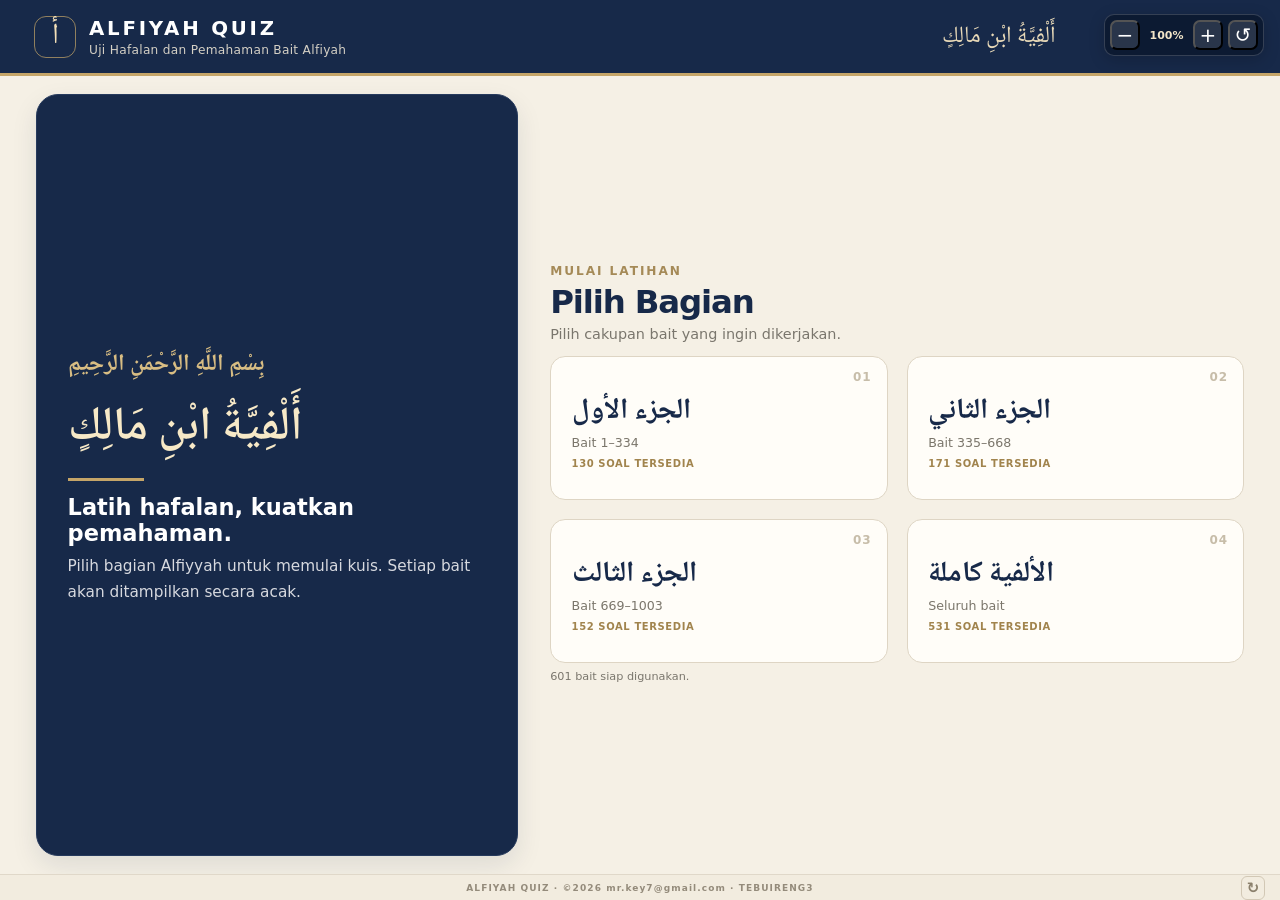
<file: index.html>
<!doctype html>
<html lang="id">
<head>
    <meta charset="utf-8">
    <meta name="viewport" content="width=device-width, initial-scale=1">
    <meta name="theme-color" content="#172949">
    <link rel="preconnect" href="https://fonts.googleapis.com">
    <link rel="preconnect" href="https://fonts.gstatic.com" crossorigin>
    <link href="https://fonts.googleapis.com/css2?family=Noto+Naskh+Arabic:wght@400;500;600;700&display=swap" rel="stylesheet">
    <link rel="stylesheet" href="./global/global.css">
    <link rel="stylesheet" href="./halaman-pembuka/pembuka.css">
    <link rel="stylesheet" href="./kuis1/kuis1.css">
    <link rel="stylesheet" href="./kuis1/landscape.css">
    <link rel="stylesheet" href="./kuis1/portrait.css">
    <title>Alfiyah Quiz</title>
</head>
<body>
    <div class="viewport" id="viewport">
        <div class="frame" id="frame">
            <div class="stage" id="stage">
                <header class="appbar">
                    <div class="brand-lockup">
                        <div class="brand-mark" lang="ar">أ</div>
                        <div>
                            <div class="brand-title">ALFIYAH QUIZ</div>
                            <div class="brand-subtitle">Uji Hafalan dan Pemahaman Bait Alfiyah</div>
                        </div>
                    </div>
                    <div class="appbar-note">أَلْفِيَّةُ ابْنِ مَالِكٍ</div>
                </header>

                <main class="main" id="screens">
                    <div class="boot-status" id="bootStatus">Memuat aplikasi...</div>
                </main>

                <footer class="app-footer">
                    <span>ALFIYAH QUIZ · ©2026 mr.key7@gmail.com · TEBUIRENG3</span>
                    <button class="cache-reset" id="cacheReset" type="button" title="Hapus cache aplikasi" aria-label="Hapus cache aplikasi">↻</button>
                </footer>
            </div>
        </div>

        <div class="zoom-controls" aria-label="Kontrol pembesaran tampilan">
            <button id="zoomOut" type="button" aria-label="Perkecil tampilan" title="Perkecil">−</button>
            <span id="zoomValue">100%</span>
            <button id="zoomIn" type="button" aria-label="Perbesar tampilan" title="Perbesar">+</button>
            <button id="zoomReset" type="button" aria-label="Atur ulang zoom" title="Atur ulang">↺</button>
        </div>
    </div>

    <div class="portrait-notice" id="portraitNotice">
        <div class="portrait-card">
            <div class="rotate-symbol">↻</div>
            <h1>Putar Perangkat</h1>
            <p>Untuk menggunakan Alfiyah Quiz, gunakan posisi layar landscape (mendatar).</p>
        </div>
    </div>

    <script type="module" src="./global/global.js"></script>
</body>
</html>
</file>
<file: global/global.css>
/* GLOBAL — reset, kerangka aplikasi, header, footer, zoom, dan utilitas umum */
:root {
    color-scheme: light;
    --ink: #26344e;
    --muted: #7a766d;
    --line: #e4ddcf;
    --paper: #fffdf8;
    --cream: #f5f0e5;
    --navy: #172949;
    --navy-soft: #263b61;
    --gold: #c5a568;
    --green: #28754a;
    --green-bg: #edf6ef;
    --red: #b5453d;
    --red-bg: #fbefed;
}

* { box-sizing: border-box; }

[hidden] { display: none !important; }

html, body {
    width: 100%;
    height: 100%;
    margin: 0;
    overflow: hidden;
}

body {
    color: var(--ink);
    background: #e9e4d9;
    font-family: system-ui, -apple-system, "Segoe UI", sans-serif;
}

button { font: inherit; }

button:disabled { cursor: not-allowed; opacity: .48; }

button:not(:disabled) { cursor: pointer; }

.viewport {
    position: fixed;
    inset: 0;
    display: grid;
    place-items: safe center;
    overflow: auto;
    background: #e9e4d9;
    scrollbar-width: thin;
}

.frame {
    position: relative;
    flex: none;
}

.stage {
    position: absolute;
    top: 0;
    left: 0;
    display: grid;
    grid-template-rows: clamp(54px, 10vh, 76px) minmax(0, 1fr) 26px;
    overflow: hidden;
    background: var(--cream);
    box-shadow: 0 14px 48px rgb(23 41 73 / 16%);
    transform-origin: top left;
}

.appbar {
    display: flex;
    align-items: center;
    justify-content: space-between;
    min-width: 0;
    padding: 0 34px;
    color: #fff;
    background: var(--navy);
    border-bottom: 3px solid var(--gold);
}

.brand-lockup {
    display: flex;
    align-items: center;
    gap: 13px;
    min-width: 0;
}

.brand-mark {
    display: grid;
    width: 42px;
    height: 42px;
    place-items: center;
    border: 1px solid rgb(197 165 104 / 70%);
    border-radius: 12px;
    color: #f2dfb8;
    font-family: "Noto Naskh Arabic", serif;
    font-size: 29px;
    line-height: 1;
}

.brand-title {
    color: #fff;
    font-size: clamp(16px, 2.2vh, 24px);
    font-weight: 800;
    letter-spacing: .14em;
}

.brand-subtitle {
    margin-top: 3px;
    color: #d5d0c5;
    font-size: clamp(10px, 1.35vh, 14px);
    letter-spacing: .025em;
}

.appbar-note {
    padding-right: 190px;
    color: #e8d9b8;
    direction: rtl;
    font-family: "Noto Naskh Arabic", serif;
    font-size: clamp(18px, 2.6vh, 28px);
}

.main {
    min-width: 0;
    min-height: 0;
    padding: clamp(9px, 2vh, 26px) clamp(16px, 2.8vw, 42px);
    overflow: hidden;
}

.screen {
    width: 100%;
    height: 100%;
    min-width: 0;
    min-height: 0;
}

.app-footer {
    display: flex;
    align-items: center;
    justify-content: center;
    position: relative;
    padding: 0 42px;
    color: #948b7b;
    background: #f2ecdf;
    border-top: 1px solid #e0d8c9;
    font-size: 9px;
    font-weight: 650;
    letter-spacing: .12em;
    text-align: center;
}

.cache-reset {
    position: absolute;
    top: 50%;
    right: 15px;
    display: grid;
    width: 24px;
    height: 24px;
    padding: 0;
    place-items: center;
    color: #8b806c;
    background: transparent;
    border: 1px solid #d2c8b5;
    border-radius: 6px;
    font-size: 15px;
    transform: translateY(-50%);
}

.cache-reset:hover { background: #e9e1d2; }

.zoom-controls {
    position: fixed;
    z-index: 20;
    top: 14px;
    right: 16px;
    display: flex;
    align-items: center;
    gap: 5px;
    padding: 5px;
    color: #fff;
    background: rgb(12 26 49 / 92%);
    border: 1px solid rgb(255 255 255 / 17%);
    border-radius: 10px;
    box-shadow: 0 4px 16px rgb(0 0 0 / 18%);
}

.zoom-controls button {
    display: grid;
    width: 30px;
    height: 30px;
    padding: 0;
    place-items: center;
    color: #fff;
    background: rgb(255 255 255 / 12%);
    border-radius: 7px;
    font-size: 20px;
    line-height: 1;
}

.zoom-controls button:hover:not(:disabled) { background: rgb(255 255 255 / 24%); }

.zoom-controls button:disabled { opacity: .35; }

.zoom-controls span {
    min-width: 43px;
    color: #f3e6c9;
    font-size: 11px;
    font-weight: 750;
    text-align: center;
    font-variant-numeric: tabular-nums;
}

.portrait-notice {
    display: none;
    position: fixed;
    inset: 0;
    place-items: center;
    padding: 24px;
    color: #fff;
    background: var(--navy);
}

.portrait-card {
    width: min(100%, 420px);
    padding: 34px 25px;
    border: 1px solid rgb(255 255 255 / 15%);
    border-radius: 18px;
    text-align: center;
}

.rotate-symbol {
    color: #e2c78f;
    font-size: 48px;
}

.portrait-card h1 {
    margin: 10px 0 8px;
    color: #f7e9c7;
    font-size: 24px;
}

.portrait-card p {
    margin: 0;
    color: #d9dce2;
    font-size: 14px;
    line-height: 1.7;
}

@media (prefers-reduced-motion: reduce) {
    *, *::before, *::after {
        scroll-behavior: auto !important;
        transition-duration: .01ms !important;
    }
}

.boot-status {
    display: grid;
    width: 100%;
    height: 100%;
    place-items: center;
    color: var(--muted);
    font-size: 14px;
}
</file>
<file: halaman-pembuka/pembuka.css>
/* HALAMAN PEMBUKA — semua gaya khusus layar pemilihan bagian */
.home-screen {
    display: grid;
    grid-template-columns: minmax(0, .82fr) minmax(0, 1.18fr);
    gap: clamp(18px, 2.5vw, 38px);
}

.home-brand {
    display: flex;
    flex-direction: column;
    justify-content: center;
    align-items: flex-start;
    min-width: 0;
    padding: clamp(14px, 2.4vw, 42px);
    overflow: hidden;
    color: #fff;
    background: var(--navy);
    border: 1px solid #263a5d;
    border-radius: 22px;
    box-shadow: 0 10px 26px rgb(23 41 73 / 10%);
}

.eyebrow {
    margin: 0 0 9px;
    color: #a58a57;
    font-size: clamp(10px, 1.35vh, 13px);
    font-weight: 800;
    letter-spacing: .16em;
}

.home-brand .eyebrow {
    color: #d8bd83;
    font-family: "Noto Naskh Arabic", serif;
    font-size: clamp(16px, 2.6vh, 28px);
    letter-spacing: 0;
}

.home-brand h1 {
    margin: 0;
    color: #f7e9c7;
    direction: rtl;
    font-family: "Noto Naskh Arabic", serif;
    font-size: clamp(29px, 5.2vh, 60px);
    font-weight: 600;
    line-height: 1.5;
}

.home-rule {
    width: 76px;
    height: 3px;
    margin: clamp(8px, 1.5vh, 20px) 0;
    background: var(--gold);
}

.home-lead {
    margin: 0 0 8px;
    color: #fff;
    font-size: clamp(16px, 2.5vh, 28px);
    font-weight: 700;
}

.home-description {
    max-width: 440px;
    margin: 0;
    color: #d7d9df;
    font-size: clamp(13px, 1.7vh, 17px);
    line-height: 1.65;
}

.home-menu {
    display: flex;
    flex-direction: column;
    justify-content: center;
    min-width: 0;
    padding: clamp(10px, 1.5vw, 22px) 0;
}

.menu-heading { margin-bottom: clamp(8px, 1.6vh, 20px); }

.menu-heading .eyebrow { margin-bottom: 5px; }

.menu-heading h2 {
    margin: 0;
    color: var(--navy);
    font-size: clamp(24px, 3.6vh, 38px);
    letter-spacing: -.035em;
}

.menu-heading p:last-child {
    margin: 5px 0 0;
    color: var(--muted);
    font-size: clamp(12px, 1.6vh, 16px);
}

.section-choices {
    display: grid;
    grid-template-columns: repeat(2, minmax(0, 1fr));
    gap: clamp(10px, 1.5vw, 20px);
}

.section-choice {
    position: relative;
    display: flex;
    flex-direction: column;
    align-items: flex-start;
    justify-content: center;
    min-width: 0;
    min-height: clamp(72px, 16vh, 154px);
    padding: 13px clamp(14px, 1.6vw, 23px);
    overflow: hidden;
    color: var(--ink);
    background: var(--paper);
    border: 1px solid #ded5c4;
    border-radius: 15px;
    text-align: left;
    transition: border-color .15s ease, background .15s ease, transform .15s ease;
}

.section-choice:not(:disabled):hover {
    background: #fff;
    border-color: var(--gold);
    transform: translateY(-2px);
}

.section-number {
    position: absolute;
    top: 13px;
    right: 15px;
    color: #c7bda9;
    font-size: 12px;
    font-weight: 800;
    letter-spacing: .08em;
}

.section-choice strong {
    margin-top: 5px;
    color: var(--navy);
    direction: rtl;
    font-family: "Noto Naskh Arabic", serif;
    font-size: clamp(22px, 3.2vh, 34px);
    font-weight: 700;
    line-height: 1.35;
}

.section-range {
    margin-top: 3px;
    color: #7b766b;
    font-size: clamp(11px, 1.4vh, 14px);
}

.section-count {
    margin-top: 8px;
    color: #a1844d;
    font-size: 10px;
    font-weight: 750;
    letter-spacing: .06em;
    text-transform: uppercase;
}

.status {
    min-height: 16px;
    margin: 7px 0 0;
    color: var(--muted);
    font-size: clamp(10px, 1.25vh, 13px);
}
</file>
<file: kuis1/kuis1.css>
/* KUIS 1 — komponen bersama; tata letak diserahkan ke landscape.css / portrait.css */
.question-panel,
.answer-panel {
    display: flex;
    flex-direction: column;
    min-width: 0;
    min-height: 0;
    padding: clamp(10px, 1.8vh, 23px);
    background: var(--paper);
    border: 1px solid var(--line);
    border-radius: 18px;
    box-shadow: 0 6px 18px rgb(35 42 55 / 4%);
}

.quiz-metrics {
    display: grid;
    grid-template-columns: repeat(4, minmax(0, 1fr));
    gap: 8px;
}

.metric {
    display: flex;
    flex-direction: column;
    gap: 4px;
    min-width: 0;
    padding: 7px 11px;
    background: #f5f1e8;
    border-radius: 9px;
}

.metric span {
    color: #898273;
    font-size: 9px;
    font-weight: 800;
    letter-spacing: .12em;
}

.metric strong {
    color: var(--navy);
    font-size: clamp(14px, 2vh, 21px);
    font-weight: 800;
    font-variant-numeric: tabular-nums;
}

.progress-track {
    height: 6px;
    margin: 9px 0 clamp(8px, 1.6vh, 22px);
    overflow: hidden;
    background: #ece7dc;
    border-radius: 99px;
}

#progressBar {
    width: 0;
    height: 100%;
    background: var(--gold);
    border-radius: inherit;
    transition: width .2s ease;
}

.question-heading {
    display: flex;
    direction: ltr;
    align-items: center;
    justify-content: space-between;
    gap: 12px;
    margin-bottom: 12px;
}

.question-heading h2 {
    margin: 0;
    color: var(--navy);
    font-size: clamp(17px, 2.5vh, 25px);
    font-weight: 750;
}

.answer-heading .eyebrow {
    margin-bottom: 4px;
}

.answer-heading h2 {
    margin: 0;
    color: var(--navy);
    font-size: clamp(18px, 2.7vh, 28px);
}

.bait-number {
    display: inline-flex;
    flex: 0 0 auto;
    align-items: center;
    justify-content: center;
    min-width: 34px;
    min-height: 27px;
    padding: 2px 8px;
    color: #9a8660;
    background: #f0e7d5;
    border: 1px solid #e1d3b8;
    border-radius: 7px;
    font-family: "Noto Naskh Arabic", serif;
    font-size: clamp(11px, 1.5vh, 15px);
    font-weight: 700;
    text-align: center;
}

.answer-heading {
    display: flex;
    align-items: center;
    justify-content: space-between;
    gap: 10px;
    margin-bottom: clamp(8px, 1.5vh, 20px);
}

.answer-mark {
    display: grid;
    width: 35px;
    height: 35px;
    place-items: center;
    color: #9e8453;
    background: #f4eddf;
    border-radius: 10px;
    font-family: "Noto Naskh Arabic", serif;
    font-size: 22px;
}

.options {
    display: grid;
    flex: 1 1 0;
    grid-template-columns: repeat(2, minmax(0, 1fr));
    grid-template-rows: repeat(2, minmax(0, 1fr));
    gap: clamp(8px, 1.2vw, 14px);
    min-height: 0;
}

.option {
    display: grid;
    place-items: center;
    min-width: 0;
    min-height: 0;
    padding: 10px 13px;
    color: var(--ink);
    background: #fff;
    border: 1px solid #e1d9ca;
    border-radius: 13px;
    direction: rtl;
    font-family: "Noto Naskh Arabic", serif;
    font-size: clamp(20px, 3vh, 34px);
    font-weight: 600;
    line-height: 1.65;
    text-align: center;
    overflow-wrap: anywhere;
    transition: background .15s ease, border-color .15s ease;
}

.option:not(:disabled):hover {
    background: #f6f1e7;
    border-color: #c8ae79;
}

.option.correct {
    color: #1f633d;
    background: var(--green-bg);
    border-color: #83b394;
}

.option.wrong {
    color: #96352f;
    background: var(--red-bg);
    border-color: #d79a94;
}

.feedback {
    display: flex;
    align-items: center;
    min-height: clamp(32px, 6.5vh, 58px);
    margin-top: 8px;
    padding: 8px 12px;
    color: var(--muted);
    background: #f5f1e8;
    border-radius: 9px;
    font-size: clamp(10px, 1.4vh, 14px);
    line-height: 1.5;
}

.feedback.good {
    color: var(--green);
    background: var(--green-bg);
}

.feedback.bad {
    color: var(--red);
    background: var(--red-bg);
}

.actions {
    display: flex;
    justify-content: space-between;
    gap: 10px;
    margin-top: 8px;
}

.primary,
.secondary {
    min-height: 36px;
    padding: 7px 14px;
    border-radius: 9px;
    font-size: clamp(11px, 1.5vh, 15px);
    font-weight: 750;
}

.primary {
    color: #fff;
    background: var(--navy-soft);
}

.primary:not(:disabled):hover { background: var(--navy); }

.secondary {
    color: #4c4a44;
    background: #ece5d8;
}

.secondary:not(:disabled):hover { background: #e4dac8; }

.result-screen {
    display: flex;
    flex-direction: column;
    align-items: center;
    justify-content: center;
    text-align: center;
}

.result-symbol {
    display: grid;
    width: clamp(54px, 8vh, 78px);
    height: clamp(54px, 8vh, 78px);
    margin-bottom: 14px;
    place-items: center;
    color: var(--green);
    background: var(--green-bg);
    border: 1px solid #c5dfcb;
    border-radius: 50%;
    font-size: clamp(28px, 4vh, 40px);
    font-weight: 700;
}

.result-screen .eyebrow { margin-bottom: 5px; }

.result-screen h2 {
    margin: 0;
    color: var(--navy);
    font-size: clamp(24px, 3.5vh, 38px);
}

.result-score {
    margin: 8px 0 2px;
    color: var(--navy);
    font-size: clamp(42px, 8vh, 76px);
    font-weight: 850;
    letter-spacing: -.05em;
    font-variant-numeric: tabular-nums;
}

.result-detail {
    margin: 0;
    color: var(--muted);
    font-size: clamp(12px, 1.6vh, 16px);
}

.result-actions {
    display: flex;
    gap: 10px;
    margin-top: clamp(18px, 3vh, 28px);
}
</file>
<file: kuis1/landscape.css>
/* KUIS 1 — layout LANDSCAPE: soal kanan, pilihan kiri */
@media (orientation: landscape) {
    .quiz-screen {
        display: grid;
        grid-template-columns: minmax(0, .9fr) minmax(0, 1.1fr);
        grid-template-areas: "answers questions";
        gap: clamp(14px, 1.8vw, 26px);
    }
    
    .question-panel { grid-area: questions; }
    
    .answer-panel { grid-area: answers; }
    
    .bait-stage {
        display: grid;
        flex: 1 1 0;
        grid-template-columns: minmax(0, 1fr);
        grid-template-rows: repeat(2, minmax(0, 1fr));
        grid-template-areas: "first" "second";
        align-items: stretch;
        min-width: 0;
        min-height: 0;
        overflow: hidden;
        background: #f8f3e9;
        border: 1px solid #d8c9aa;
        border-radius: 14px;
    }
    
    .bait-half {
        display: grid;
        align-items: center;
        justify-items: stretch;
        width: 100%;
        height: 100%;
        min-width: 0;
        min-height: 0;
        padding: clamp(8px, 1.4vh, 16px) clamp(12px, 2vw, 28px);
        color: #273653;
        direction: rtl;
        font-family: "Noto Naskh Arabic", serif;
        font-size: clamp(32px, 5.5vh, 68px);
        font-weight: 600;
        line-height: 1.55;
        text-align: center;
        overflow-wrap: break-word;
    }
    
    #rightHalf {
        grid-area: first;
        border-bottom: 1px solid #d8c9aa;
    }
    
    #leftHalf { grid-area: second; }
    
    .bait-half.is-empty::after {
        content: "……";
        color: #b5a98f;
        font-size: .85em;
        letter-spacing: .12em;
    }
}
</file>
<file: kuis1/portrait.css>
/* KUIS 1 — layout PORTRAIT
   Disiapkan sebagai file terpisah. Saat ini pengujian masih difokuskan pada landscape. */
@media (orientation: portrait) {
    .viewport { display: none; }
    .portrait-notice { display: grid; }
}
</file>
